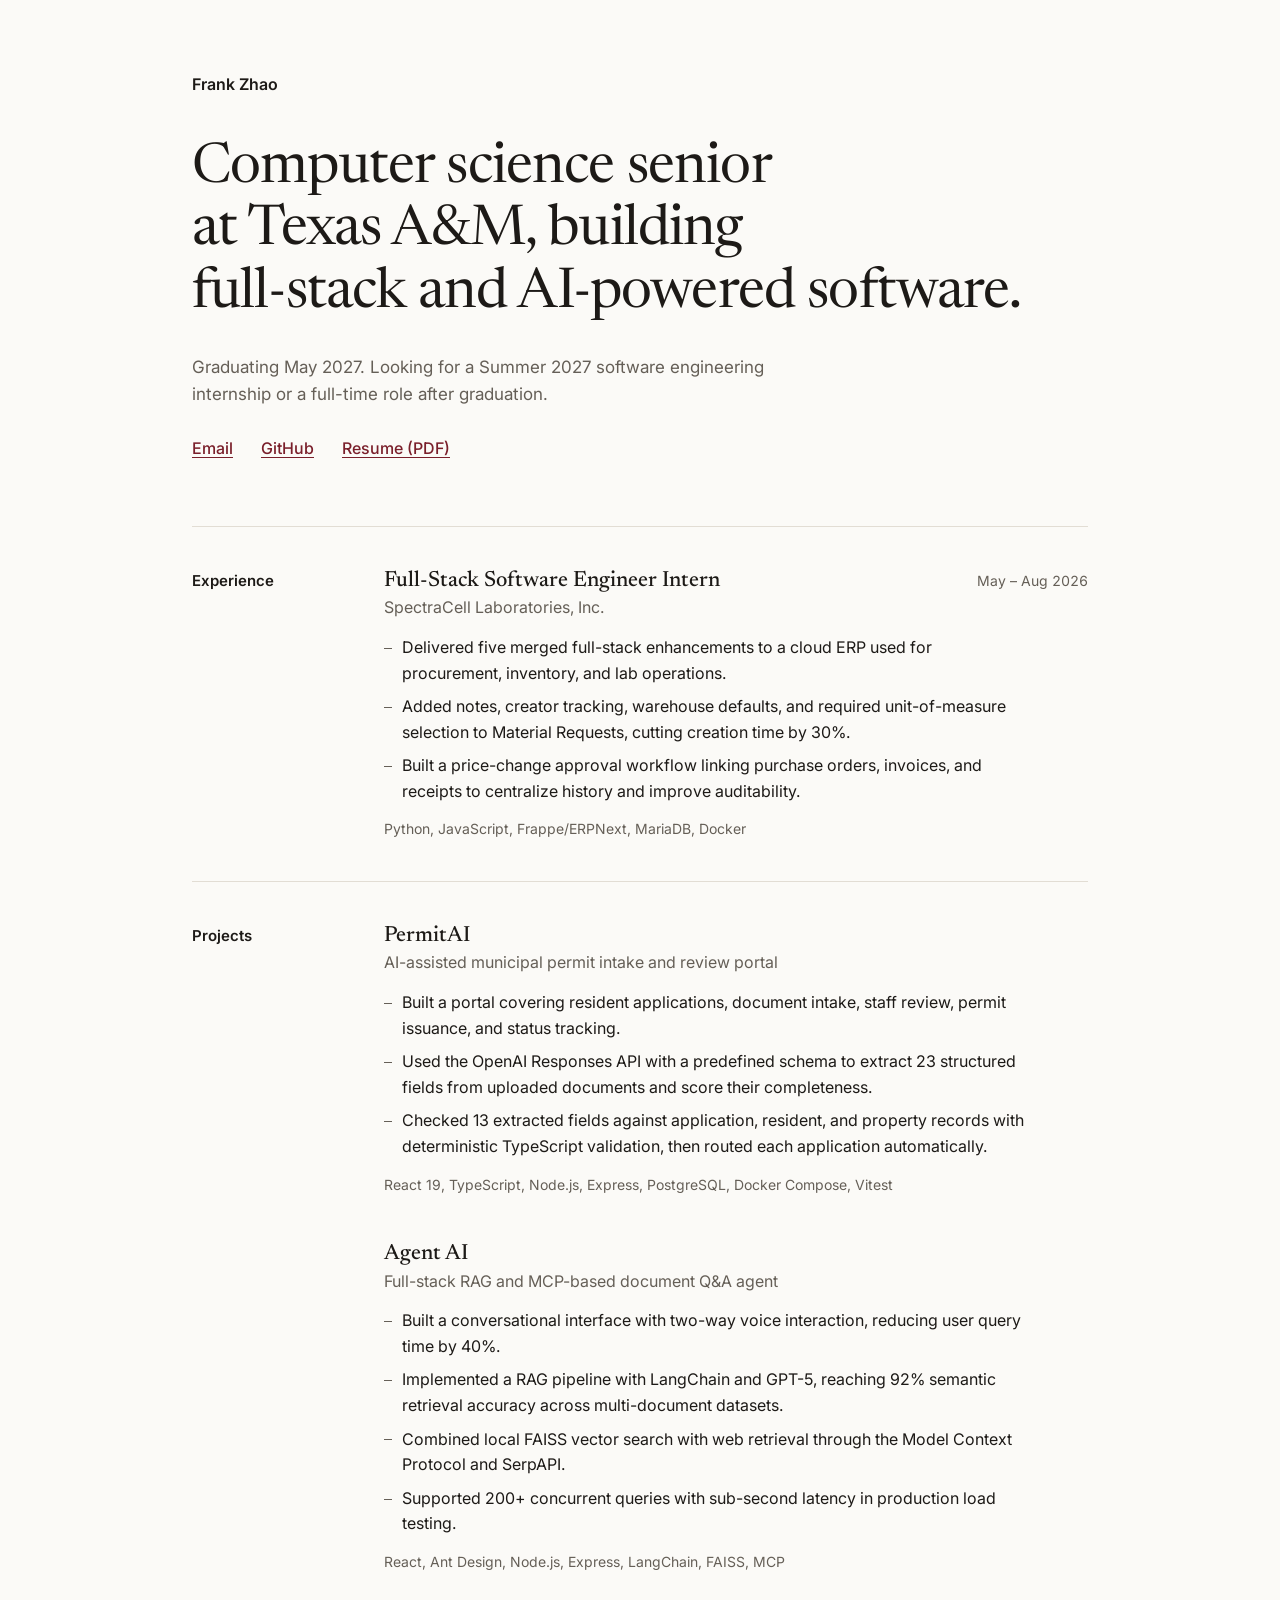
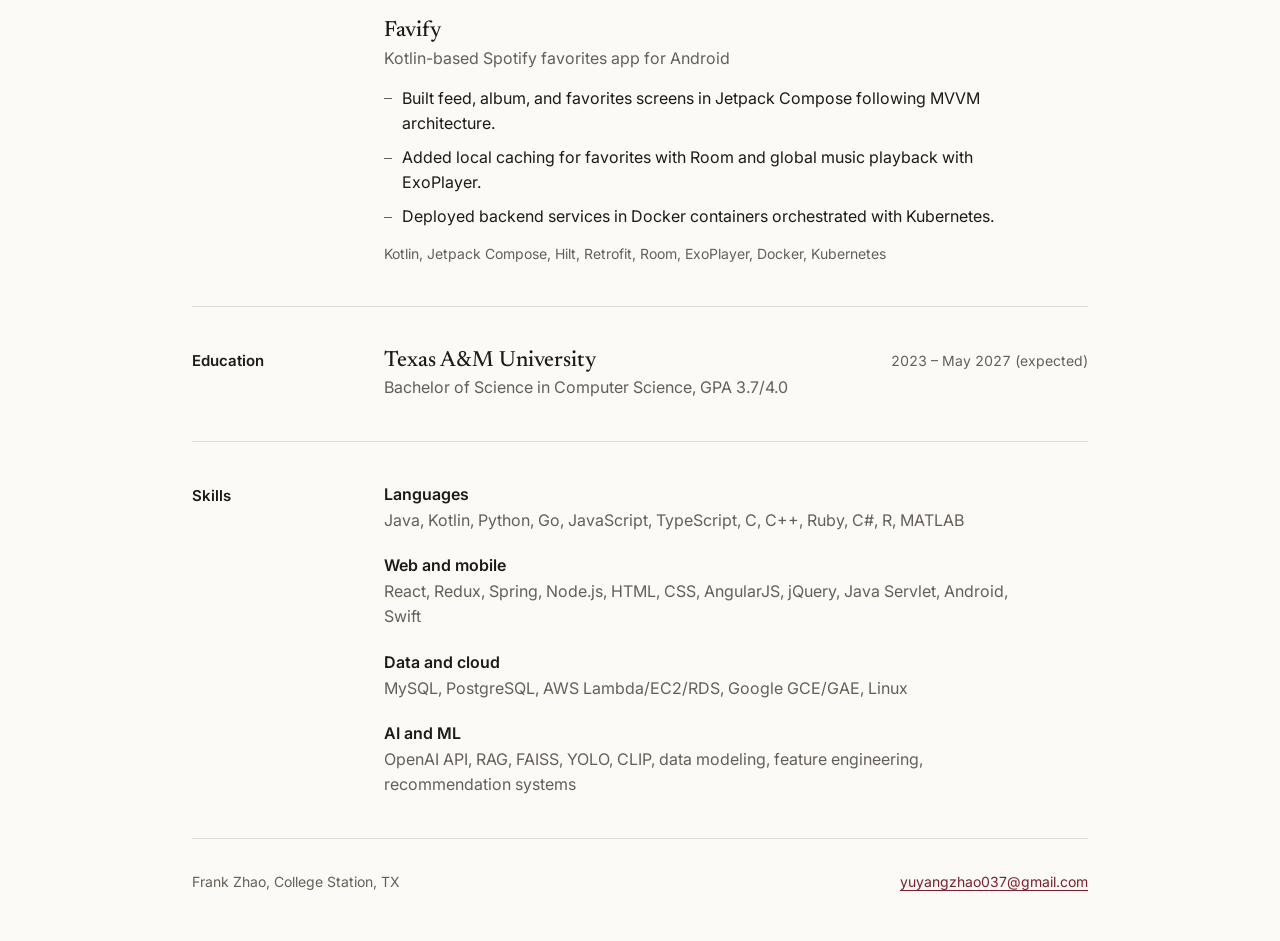
<file: index.html>
<!doctype html>
<html lang="en">
<head>
  <meta charset="utf-8">
  <meta name="viewport" content="width=device-width, initial-scale=1">
  <title>Frank Zhao | Software Engineer</title>
  <meta name="description" content="Frank Zhao is a computer science senior at Texas A&M University building full-stack and AI-powered software.">
  <link rel="canonical" href="https://frankzhao77.github.io/">
  <meta property="og:type" content="website">
  <meta property="og:title" content="Frank Zhao | Software Engineer">
  <meta property="og:description" content="Computer science senior at Texas A&M University building full-stack and AI-powered software.">
  <meta property="og:url" content="https://frankzhao77.github.io/">
  <meta name="color-scheme" content="light dark">
  <link rel="icon" href="data:image/svg+xml,%3Csvg xmlns='http://www.w3.org/2000/svg' viewBox='0 0 32 32'%3E%3Crect width='32' height='32' rx='6' fill='%237a1f2b'/%3E%3Cpath d='M11 8h11v3h-7.5v4H21v3h-6.5v6H11z' fill='%23fff'/%3E%3C/svg%3E">
  <link rel="preconnect" href="https://fonts.googleapis.com">
  <link rel="preconnect" href="https://fonts.gstatic.com" crossorigin>
  <link href="https://fonts.googleapis.com/css2?family=Newsreader:opsz,wght@6..72,400;6..72,500&family=Inter:wght@400;500;600&display=swap" rel="stylesheet">
  <link rel="stylesheet" href="styles.css">
</head>
<body>
  <div class="wrap">
    <header class="hero">
      <p class="name">Frank Zhao</p>
      <h1>Computer science senior at Texas A&amp;M, building <span class="nowrap">full-stack</span> and <span class="nowrap">AI-powered</span> software.</h1>
      <p class="status">Graduating May 2027. Looking for a Summer 2027 software engineering internship or a full-time role after graduation.</p>
      <ul class="links">
        <li><a href="mailto:yuyangzhao037@gmail.com">Email</a></li>
        <li><a href="https://github.com/FrankZhao77">GitHub</a></li>
        <li><a href="Frank_Zhao_Resume.pdf">Resume (PDF)</a></li>
      </ul>
    </header>

    <main>
      <section aria-labelledby="experience">
        <h2 id="experience">Experience</h2>
        <div class="content">
          <article class="entry">
            <div class="entry-head">
              <h3>Full-Stack Software Engineer Intern</h3>
              <p class="date">May – Aug 2026</p>
            </div>
            <p class="org">SpectraCell Laboratories, Inc.</p>
            <ul>
              <li>Delivered five merged full-stack enhancements to a cloud ERP used for procurement, inventory, and lab operations.</li>
              <li>Added notes, creator tracking, warehouse defaults, and required unit-of-measure selection to Material Requests, cutting creation time by 30%.</li>
              <li>Built a price-change approval workflow linking purchase orders, invoices, and receipts to centralize history and improve auditability.</li>
            </ul>
            <p class="tech">Python, JavaScript, Frappe/ERPNext, MariaDB, Docker</p>
          </article>
        </div>
      </section>

      <section aria-labelledby="projects">
        <h2 id="projects">Projects</h2>
        <div class="content">
          <article class="entry">
            <h3>PermitAI</h3>
            <p class="org">AI-assisted municipal permit intake and review portal</p>
            <ul>
              <li>Built a portal covering resident applications, document intake, staff review, permit issuance, and status tracking.</li>
              <li>Used the OpenAI Responses API with a predefined schema to extract 23 structured fields from uploaded documents and score their completeness.</li>
              <li>Checked 13 extracted fields against application, resident, and property records with deterministic TypeScript validation, then routed each application automatically.</li>
            </ul>
            <p class="tech">React 19, TypeScript, Node.js, Express, PostgreSQL, Docker Compose, Vitest</p>
          </article>

          <article class="entry">
            <h3>Agent AI</h3>
            <p class="org">Full-stack RAG and MCP-based document Q&amp;A agent</p>
            <ul>
              <li>Built a conversational interface with two-way voice interaction, reducing user query time by 40%.</li>
              <li>Implemented a RAG pipeline with LangChain and GPT-5, reaching 92% semantic retrieval accuracy across multi-document datasets.</li>
              <li>Combined local FAISS vector search with web retrieval through the Model Context Protocol and SerpAPI.</li>
              <li>Supported 200+ concurrent queries with sub-second latency in production load testing.</li>
            </ul>
            <p class="tech">React, Ant Design, Node.js, Express, LangChain, FAISS, MCP</p>
          </article>

          <article class="entry">
            <h3>Favify</h3>
            <p class="org">Kotlin-based Spotify favorites app for Android</p>
            <ul>
              <li>Built feed, album, and favorites screens in Jetpack Compose following MVVM architecture.</li>
              <li>Added local caching for favorites with Room and global music playback with ExoPlayer.</li>
              <li>Deployed backend services in Docker containers orchestrated with Kubernetes.</li>
            </ul>
            <p class="tech">Kotlin, Jetpack Compose, Hilt, Retrofit, Room, ExoPlayer, Docker, Kubernetes</p>
          </article>
        </div>
      </section>

      <section aria-labelledby="education">
        <h2 id="education">Education</h2>
        <div class="content">
          <article class="entry">
            <div class="entry-head">
              <h3>Texas A&amp;M University</h3>
              <p class="date">2023 – May 2027 (expected)</p>
            </div>
            <p class="org">Bachelor of Science in Computer Science, GPA 3.7/4.0</p>
          </article>
        </div>
      </section>

      <section aria-labelledby="skills">
        <h2 id="skills">Skills</h2>
        <div class="content">
          <dl class="skills">
            <div>
              <dt>Languages</dt>
              <dd>Java, Kotlin, Python, Go, JavaScript, TypeScript, C, C++, Ruby, C#, R, MATLAB</dd>
            </div>
            <div>
              <dt>Web and mobile</dt>
              <dd>React, Redux, Spring, Node.js, HTML, CSS, AngularJS, jQuery, Java Servlet, Android, Swift</dd>
            </div>
            <div>
              <dt>Data and cloud</dt>
              <dd>MySQL, PostgreSQL, AWS Lambda/EC2/RDS, Google GCE/GAE, Linux</dd>
            </div>
            <div>
              <dt>AI and ML</dt>
              <dd>OpenAI API, RAG, FAISS, YOLO, CLIP, data modeling, feature engineering, recommendation systems</dd>
            </div>
          </dl>
        </div>
      </section>
    </main>

    <footer>
      <p>Frank Zhao, College Station, TX</p>
      <a href="mailto:yuyangzhao037@gmail.com">yuyangzhao037@gmail.com</a>
    </footer>
  </div>
</body>
</html>
</file>
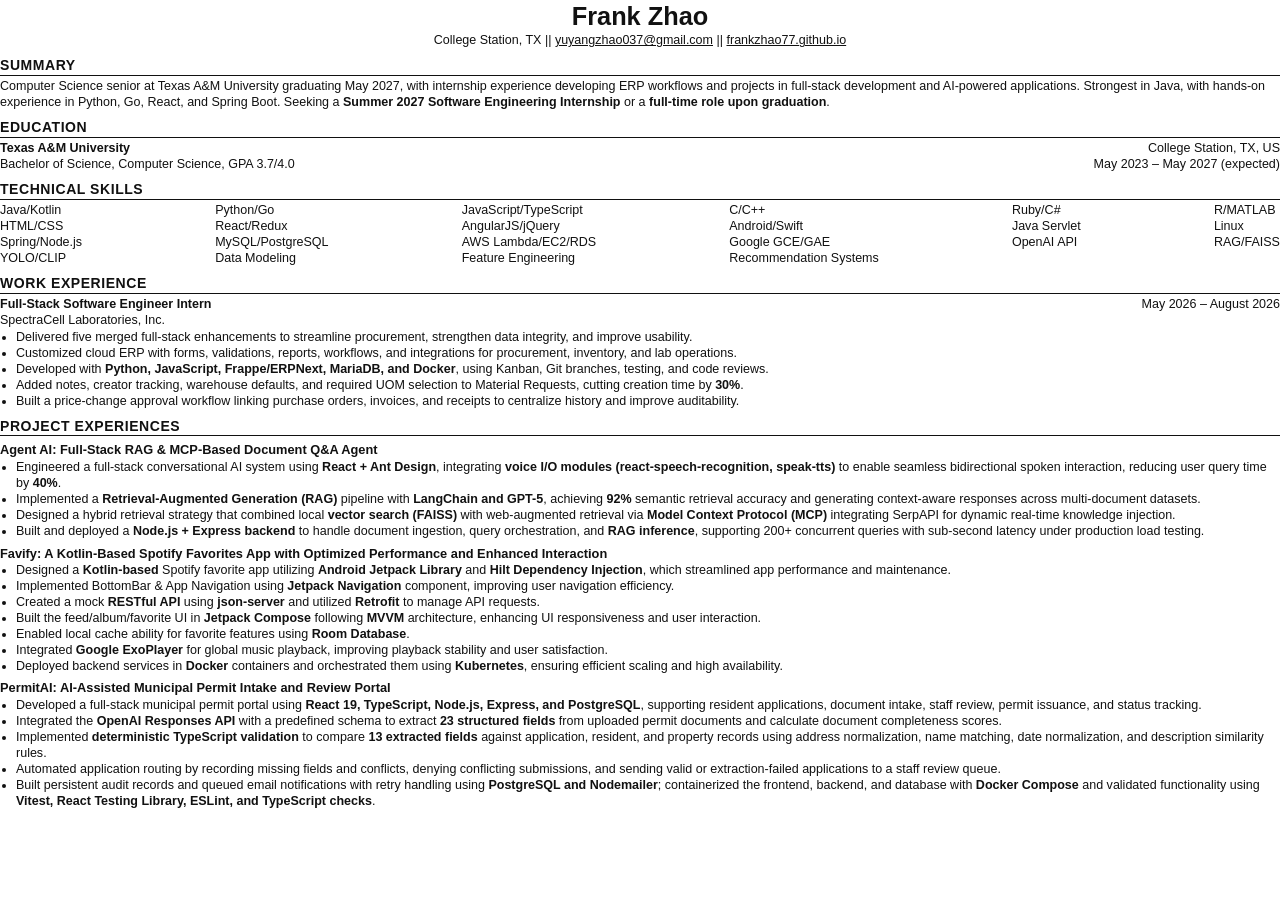
<file: resume-src/resume.html>
<!doctype html>
<html lang="en">
<head>
<meta charset="utf-8">
<title>Frank Zhao Resume</title>
<style>
  @page { size: letter; margin: 0.45in 0.55in; }
  body { margin: 0; font: 9.4pt/1.27 Calibri, Arial, sans-serif; color: #111; }
  h1 { margin: 0; font-size: 19pt; text-align: center; }
  .contact { text-align: center; margin: 1pt 0 0; }
  h2 { margin: 6pt 0 2.5pt; font-size: 10.5pt; letter-spacing: 0.04em; border-bottom: 0.75pt solid #111; }
  h3 { margin: 4.5pt 0 0; font-size: 9.6pt; }
  p { margin: 0; }
  ul { margin: 1pt 0 0; padding-left: 12pt; }
  .row { display: flex; justify-content: space-between; gap: 12pt; }
  .skills { display: grid; grid-template-columns: repeat(6, auto); gap: 0 10pt; justify-content: space-between; }
  a { color: inherit; }
</style>
</head>
<body>
<h1>Frank Zhao</h1>
<p class="contact">College Station, TX || <a href="mailto:yuyangzhao037@gmail.com">yuyangzhao037@gmail.com</a> || <a href="https://frankzhao77.github.io/">frankzhao77.github.io</a></p>

<h2>SUMMARY</h2>
<p>Computer Science senior at Texas A&amp;M University graduating May 2027, with internship experience developing ERP workflows and projects in full-stack development and AI-powered applications. Strongest in Java, with hands-on experience in Python, Go, React, and Spring Boot. Seeking a <b>Summer 2027 Software Engineering Internship</b> or a <b>full-time role upon graduation</b>.</p>

<h2>EDUCATION</h2>
<div class="row"><b>Texas A&amp;M University</b><span>College Station, TX, US</span></div>
<div class="row"><span>Bachelor of Science, Computer Science, GPA 3.7/4.0</span><span>May 2023 – May 2027 (expected)</span></div>

<h2>TECHNICAL SKILLS</h2>
<div class="skills">
  <span>Java/Kotlin</span><span>Python/Go</span><span>JavaScript/TypeScript</span><span>C/C++</span><span>Ruby/C#</span><span>R/MATLAB</span>
  <span>HTML/CSS</span><span>React/Redux</span><span>AngularJS/jQuery</span><span>Android/Swift</span><span>Java Servlet</span><span>Linux</span>
  <span>Spring/Node.js</span><span>MySQL/PostgreSQL</span><span>AWS Lambda/EC2/RDS</span><span>Google GCE/GAE</span><span>OpenAI API</span><span>RAG/FAISS</span>
  <span>YOLO/CLIP</span><span>Data Modeling</span><span>Feature Engineering</span><span>Recommendation Systems</span>
</div>

<h2>WORK EXPERIENCE</h2>
<div class="row"><b>Full-Stack Software Engineer Intern</b><span>May 2026 – August 2026</span></div>
<p>SpectraCell Laboratories, Inc.</p>
<ul>
  <li>Delivered five merged full-stack enhancements to streamline procurement, strengthen data integrity, and improve usability.</li>
  <li>Customized cloud ERP with forms, validations, reports, workflows, and integrations for procurement, inventory, and lab operations.</li>
  <li>Developed with <b>Python, JavaScript, Frappe/ERPNext, MariaDB, and Docker</b>, using Kanban, Git branches, testing, and code reviews.</li>
  <li>Added notes, creator tracking, warehouse defaults, and required UOM selection to Material Requests, cutting creation time by <b>30%</b>.</li>
  <li>Built a price-change approval workflow linking purchase orders, invoices, and receipts to centralize history and improve auditability.</li>
</ul>

<h2>PROJECT EXPERIENCES</h2>
<h3>Agent AI: Full-Stack RAG &amp; MCP-Based Document Q&amp;A Agent</h3>
<ul>
  <li>Engineered a full-stack conversational AI system using <b>React + Ant Design</b>, integrating <b>voice I/O modules (react-speech-recognition, speak-tts)</b> to enable seamless bidirectional spoken interaction, reducing user query time by <b>40%</b>.</li>
  <li>Implemented a <b>Retrieval-Augmented Generation (RAG)</b> pipeline with <b>LangChain and GPT-5</b>, achieving <b>92%</b> semantic retrieval accuracy and generating context-aware responses across multi-document datasets.</li>
  <li>Designed a hybrid retrieval strategy that combined local <b>vector search (FAISS)</b> with web-augmented retrieval via <b>Model Context Protocol (MCP)</b> integrating SerpAPI for dynamic real-time knowledge injection.</li>
  <li>Built and deployed a <b>Node.js + Express backend</b> to handle document ingestion, query orchestration, and <b>RAG inference</b>, supporting 200+ concurrent queries with sub-second latency under production load testing.</li>
</ul>

<h3>Favify: A Kotlin-Based Spotify Favorites App with Optimized Performance and Enhanced Interaction</h3>
<ul>
  <li>Designed a <b>Kotlin-based</b> Spotify favorite app utilizing <b>Android Jetpack Library</b> and <b>Hilt Dependency Injection</b>, which streamlined app performance and maintenance.</li>
  <li>Implemented BottomBar &amp; App Navigation using <b>Jetpack Navigation</b> component, improving user navigation efficiency.</li>
  <li>Created a mock <b>RESTful API</b> using <b>json-server</b> and utilized <b>Retrofit</b> to manage API requests.</li>
  <li>Built the feed/album/favorite UI in <b>Jetpack Compose</b> following <b>MVVM</b> architecture, enhancing UI responsiveness and user interaction.</li>
  <li>Enabled local cache ability for favorite features using <b>Room Database</b>.</li>
  <li>Integrated <b>Google ExoPlayer</b> for global music playback, improving playback stability and user satisfaction.</li>
  <li>Deployed backend services in <b>Docker</b> containers and orchestrated them using <b>Kubernetes</b>, ensuring efficient scaling and high availability.</li>
</ul>

<h3>PermitAI: AI-Assisted Municipal Permit Intake and Review Portal</h3>
<ul>
  <li>Developed a full-stack municipal permit portal using <b>React 19, TypeScript, Node.js, Express, and PostgreSQL</b>, supporting resident applications, document intake, staff review, permit issuance, and status tracking.</li>
  <li>Integrated the <b>OpenAI Responses API</b> with a predefined schema to extract <b>23 structured fields</b> from uploaded permit documents and calculate document completeness scores.</li>
  <li>Implemented <b>deterministic TypeScript validation</b> to compare <b>13 extracted fields</b> against application, resident, and property records using address normalization, name matching, date normalization, and description similarity rules.</li>
  <li>Automated application routing by recording missing fields and conflicts, denying conflicting submissions, and sending valid or extraction-failed applications to a staff review queue.</li>
  <li>Built persistent audit records and queued email notifications with retry handling using <b>PostgreSQL and Nodemailer</b>; containerized the frontend, backend, and database with <b>Docker Compose</b> and validated functionality using <b>Vitest, React Testing Library, ESLint, and TypeScript checks</b>.</li>
</ul>
</body>
</html>
</file>
<file: styles.css>
:root {
  --bg: #fbfaf7;
  --ink: #1d1a17;
  --muted: #655f57;
  --rule: #e2ddd4;
  --accent: #7a1f2b;
  --serif: "Newsreader", Georgia, "Times New Roman", serif;
  --sans: "Inter", system-ui, -apple-system, "Segoe UI", sans-serif;
}

@media (prefers-color-scheme: dark) {
  :root {
    --bg: #161412;
    --ink: #f0ece5;
    --muted: #a69f95;
    --rule: #332f2a;
    --accent: #e8949f;
  }
}

*,
*::before,
*::after {
  box-sizing: border-box;
}

body {
  margin: 0;
  background: var(--bg);
  color: var(--ink);
  font-family: var(--sans);
  font-size: 1rem;
  line-height: 1.6;
  -webkit-font-smoothing: antialiased;
}

h1,
h2,
h3,
p,
ul,
dl,
dd {
  margin: 0;
  padding: 0;
}

ul {
  list-style: none;
}

a {
  color: var(--accent);
  text-decoration: underline;
  text-decoration-thickness: 1px;
  text-underline-offset: 0.2em;
}

a:hover {
  text-decoration-thickness: 2px;
}

a:focus-visible {
  outline: 2px solid var(--accent);
  outline-offset: 3px;
  border-radius: 2px;
}

.wrap {
  max-width: 60rem;
  margin: 0 auto;
  padding: 4.5rem 2rem 3rem;
}

/* Hero */
.hero {
  padding-bottom: 4rem;
}

.name {
  font-weight: 600;
  margin-bottom: 2.5rem;
}

h1 {
  max-width: 21em;
  font-family: var(--serif);
  font-size: clamp(2.125rem, 5.5vw, 3.5rem);
  font-weight: 400;
  line-height: 1.12;
  letter-spacing: -0.015em;
  text-wrap: balance;
}

.nowrap {
  white-space: nowrap;
}

.status {
  max-width: 36rem;
  margin-top: 1.75rem;
  color: var(--muted);
  font-size: 1.0625rem;
}

.links {
  display: flex;
  flex-wrap: wrap;
  gap: 0.5rem 1.75rem;
  margin-top: 1.75rem;
  font-weight: 500;
}

/* Sections */
section {
  display: grid;
  grid-template-columns: 10rem minmax(0, 1fr);
  column-gap: 2rem;
  padding: 2.5rem 0;
  border-top: 1px solid var(--rule);
}

h2 {
  font-size: 0.9375rem;
  font-weight: 600;
  line-height: 1.75rem;
}

.entry + .entry {
  margin-top: 2.75rem;
}

.entry-head {
  display: flex;
  flex-wrap: wrap;
  justify-content: space-between;
  align-items: baseline;
  gap: 0 1.5rem;
}

h3 {
  font-family: var(--serif);
  font-size: 1.375rem;
  font-weight: 500;
  line-height: 1.3;
}

.date {
  color: var(--muted);
  font-size: 0.875rem;
  font-variant-numeric: tabular-nums;
  white-space: nowrap;
}

.org {
  color: var(--muted);
}

.entry ul {
  max-width: 40rem;
  margin-top: 0.875rem;
}

.entry li {
  position: relative;
  padding-left: 1.125rem;
}

.entry li + li {
  margin-top: 0.5rem;
}

.entry li::before {
  content: "";
  position: absolute;
  left: 0;
  top: 0.8em;
  width: 0.5rem;
  border-top: 1px solid var(--muted);
}

.tech {
  max-width: 40rem;
  margin-top: 0.875rem;
  color: var(--muted);
  font-size: 0.875rem;
}

/* Skills */
.skills > div + div {
  margin-top: 1.25rem;
}

dt {
  font-weight: 600;
}

dd {
  max-width: 40rem;
  color: var(--muted);
}

/* Footer */
footer {
  display: flex;
  flex-wrap: wrap;
  justify-content: space-between;
  gap: 0.25rem 2rem;
  padding-top: 2rem;
  border-top: 1px solid var(--rule);
  color: var(--muted);
  font-size: 0.875rem;
}

@media (max-width: 40rem) {
  .wrap {
    padding: 2.5rem 1rem 2rem;
  }

  .hero {
    padding-bottom: 2.5rem;
  }

  .name {
    margin-bottom: 1.5rem;
  }

  section {
    grid-template-columns: minmax(0, 1fr);
    row-gap: 1rem;
    padding: 2rem 0;
  }

  .date {
    white-space: normal;
  }
}
</file>
